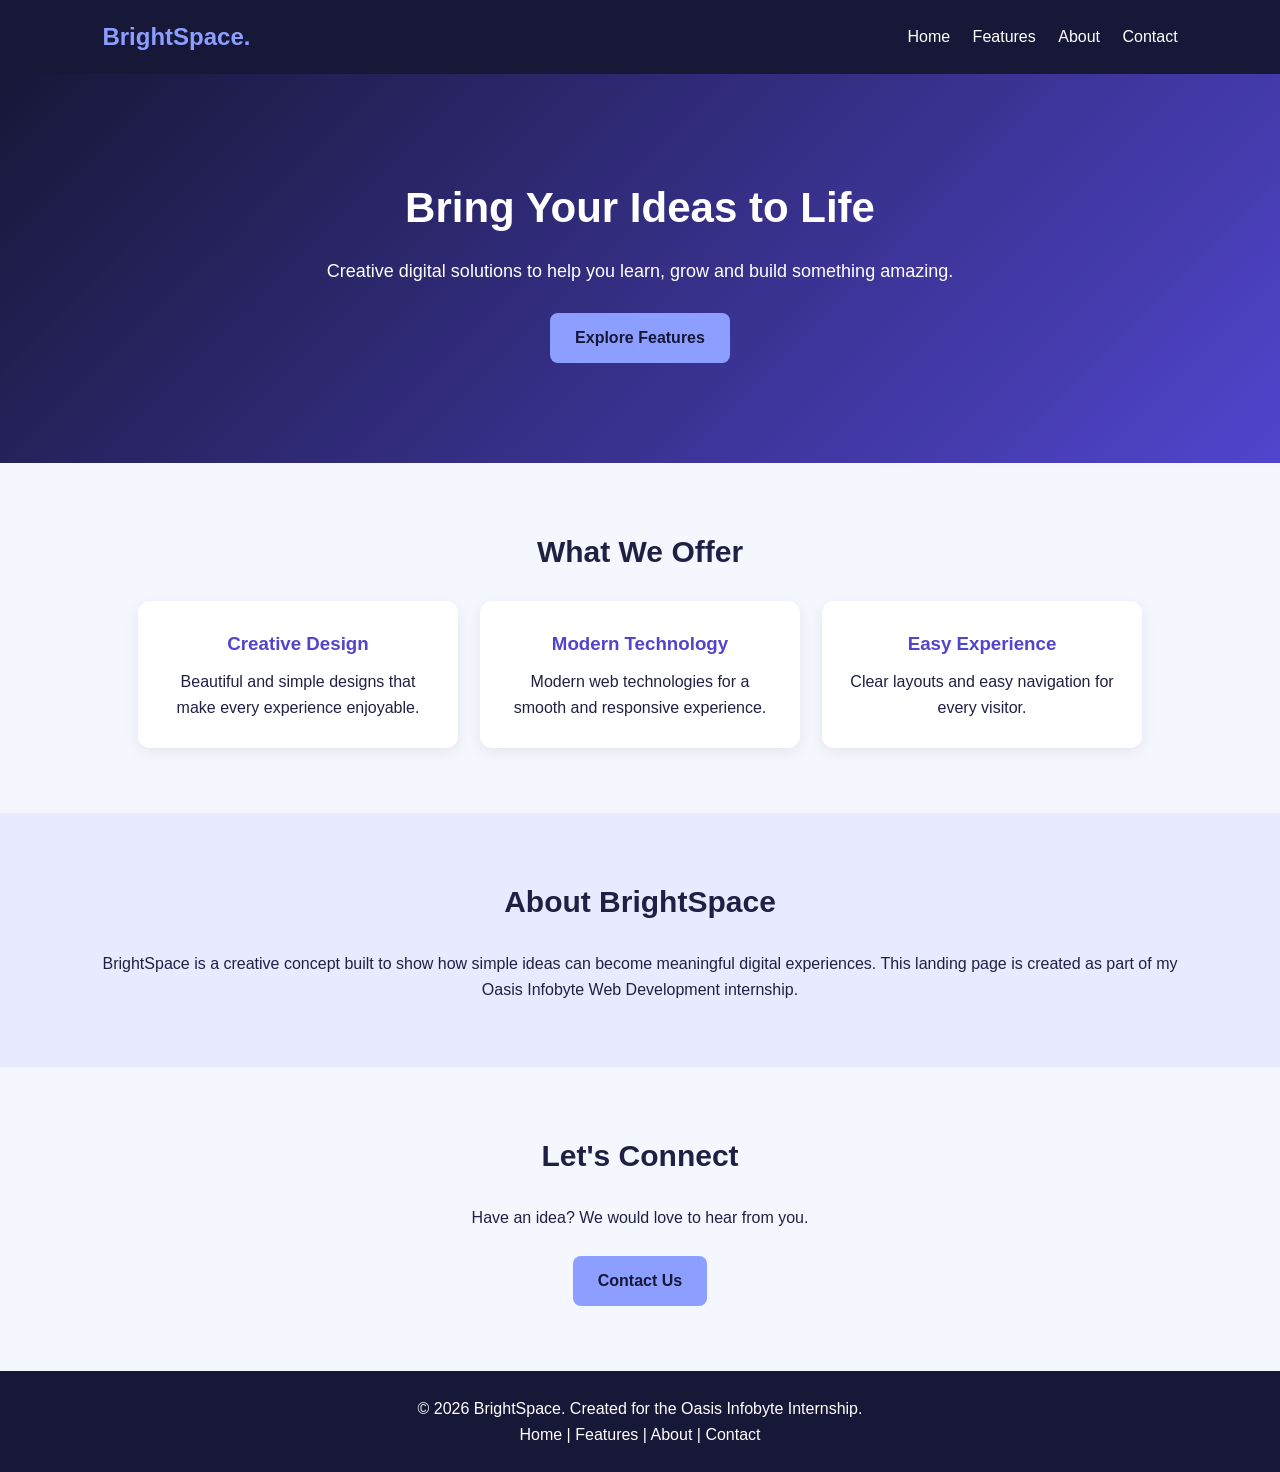
<file: WebDev-L1-LandingPage/index.html>
<!DOCTYPE html>
<html lang="en">
<head>
    <meta charset="UTF-8">
    <meta name="viewport" content="width=device-width, initial-scale=1.0">
    <title>BrightSpace | Creative Digital Solutions</title>
    <link rel="stylesheet" href="style.css">
</head>
<body>

    <nav>
        <h2>BrightSpace.</h2>
        <div>
            <a href="#home">Home</a>
            <a href="#features">Features</a>
            <a href="#about">About</a>
            <a href="#contact">Contact</a>
        </div>
    </nav>

    <header class="hero" id="home">
        <h1>Bring Your Ideas to Life</h1>
        <p>Creative digital solutions to help you learn, grow and build something amazing.</p>
        <a href="#features" class="btn">Explore Features</a>
    </header>

    <section id="features">
        <h2>What We Offer</h2>
        <div class="features">
            <div class="feature">
                <h3>Creative Design</h3>
                <p>Beautiful and simple designs that make every experience enjoyable.</p>
            </div>
            <div class="feature">
                <h3>Modern Technology</h3>
                <p>Modern web technologies for a smooth and responsive experience.</p>
            </div>
            <div class="feature">
                <h3>Easy Experience</h3>
                <p>Clear layouts and easy navigation for every visitor.</p>
            </div>
        </div>
    </section>

    <section class="about" id="about">
        <h2>About BrightSpace</h2>
        <p>BrightSpace is a creative concept built to show how simple ideas can become meaningful digital experiences. This landing page is created as part of my Oasis Infobyte Web Development internship.</p>
    </section>

    <section id="contact">
        <h2>Let's Connect</h2>
        <p>Have an idea? We would love to hear from you.</p>
        <br>
        <a href="mailto:hello@example.com" class="btn">Contact Us</a>
    </section>

    <footer>
        <p>&copy; 2026 BrightSpace. Created for the Oasis Infobyte Internship.</p>
        <p>Home | Features | About | Contact</p>
    </footer>

</body>
</html>
</file>
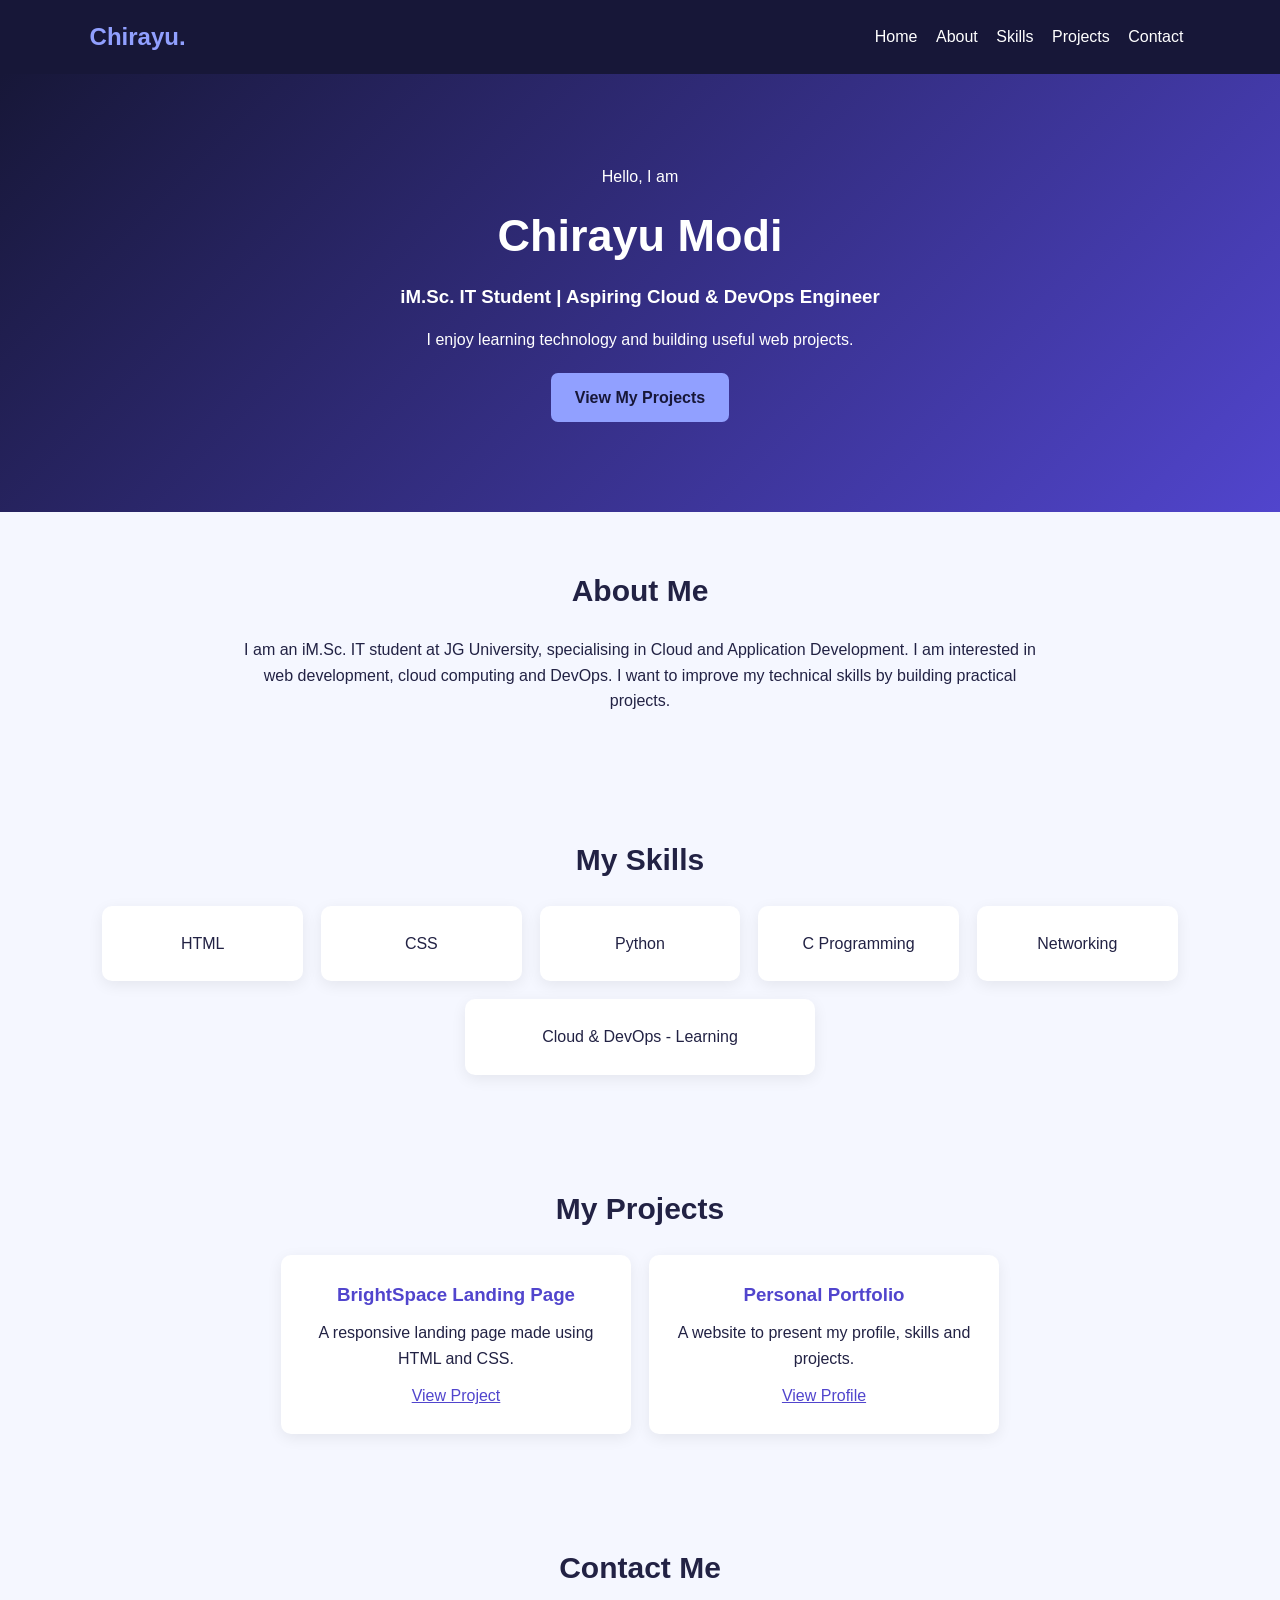
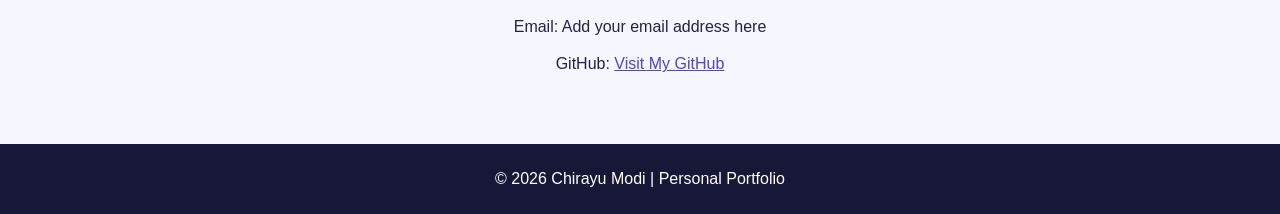
<file: WebDev-L1-PersonalPortfolio/index.html>
<!DOCTYPE html>
<html lang="en">
<head>
    <meta charset="UTF-8">
    <meta name="viewport" content="width=device-width, initial-scale=1.0">
    <title>Chirayu Modi | Portfolio</title>
    <link rel="stylesheet" href="style.css">
</head>
<body>

    <nav>
        <h2>Chirayu.</h2>
        <div>
            <a href="#home">Home</a>
            <a href="#about">About</a>
            <a href="#skills">Skills</a>
            <a href="#projects">Projects</a>
            <a href="#contact">Contact</a>
        </div>
    </nav>

    <header id="home" class="hero">
        <p>Hello, I am</p>
        <h1>Chirayu Modi</h1>
        <h3>iM.Sc. IT Student | Aspiring Cloud & DevOps Engineer</h3>
        <p>I enjoy learning technology and building useful web projects.</p>
        <a class="btn" href="#projects">View My Projects</a>
    </header>

    <section id="about">
        <h2>About Me</h2>
        <p>I am an iM.Sc. IT student at JG University, specialising in Cloud and Application Development. I am interested in web development, cloud computing and DevOps. I want to improve my technical skills by building practical projects.</p>
    </section>

    <section id="skills">
        <h2>My Skills</h2>
        <div class="cards">
            <div class="card">HTML</div>
            <div class="card">CSS</div>
            <div class="card">Python</div>
            <div class="card">C Programming</div>
            <div class="card">Networking</div>
            <div class="card">Cloud & DevOps - Learning</div>
        </div>
    </section>

    <section id="projects">
        <h2>My Projects</h2>
        <div class="cards">
            <div class="project">
                <h3>BrightSpace Landing Page</h3>
                <p>A responsive landing page made using HTML and CSS.</p>
                <a href="https://chirayumodi8-lgtm.github.io/OIBSIP/WebDev-L1-LandingPage/">View Project</a>
            </div>
            <div class="project">
                <h3>Personal Portfolio</h3>
                <p>A website to present my profile, skills and projects.</p>
                <a href="#home">View Profile</a>
            </div>
        </div>
    </section>

    <section id="contact">
        <h2>Contact Me</h2>
        <p>Email: Add your email address here</p>
        <p>GitHub: <a href="https://github.com/chirayumodi8-lgtm">Visit My GitHub</a></p>
    </section>

    <footer>
        <p>&copy; 2026 Chirayu Modi | Personal Portfolio</p>
    </footer>

</body>
</html>
</file>
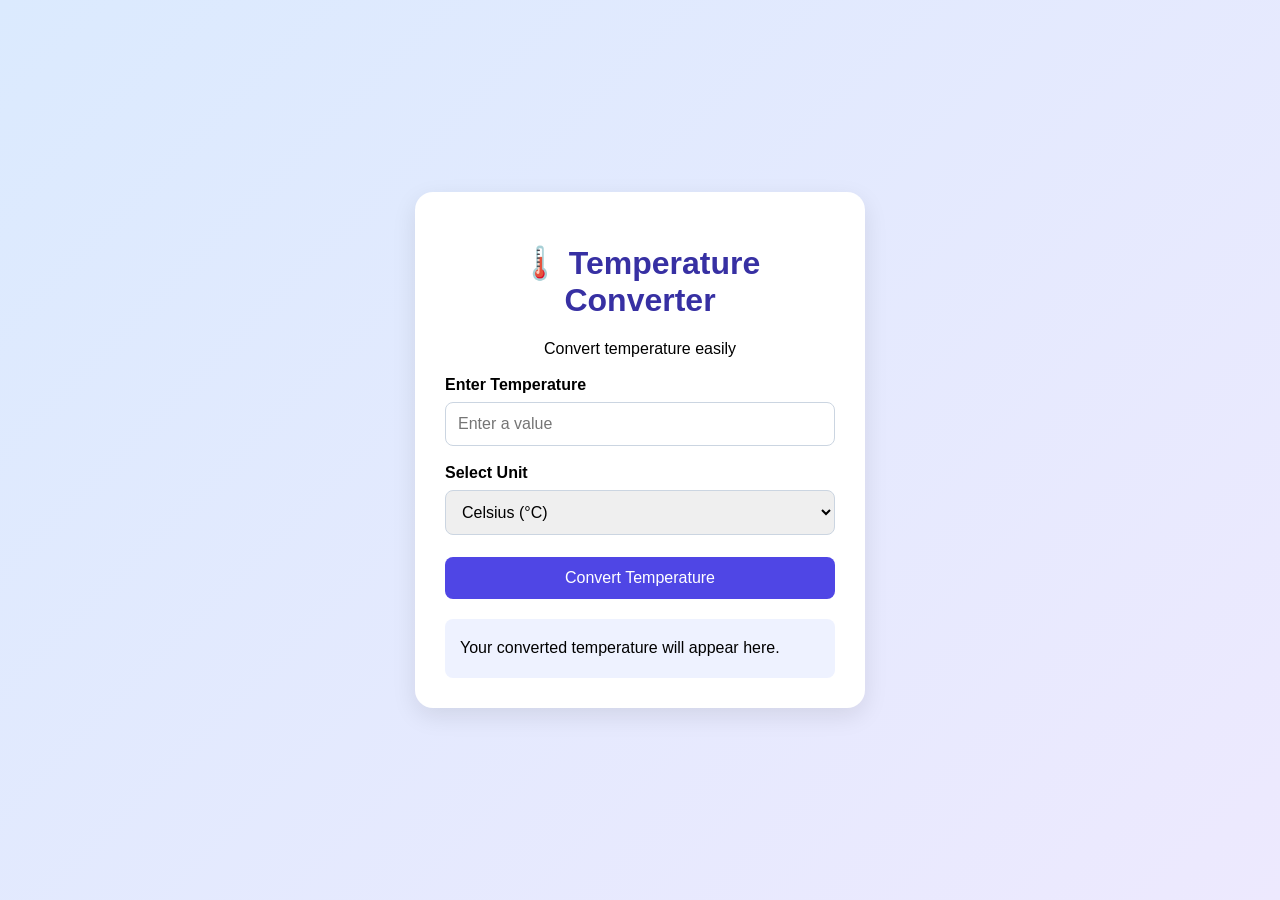
<file: WebDev-L1-TemperatureConverter/index.html>
<!DOCTYPE html>
<html lang="en">
<head>
    <meta charset="UTF-8">
    <meta name="viewport" content="width=device-width, initial-scale=1.0">
    <title>Temperature Converter</title>
    <style>
        * {
            box-sizing: border-box;
        }

        body {
            font-family: Arial, sans-serif;
            background: linear-gradient(135deg, #dbeafe, #ede9fe);
            margin: 0;
            min-height: 100vh;
            display: flex;
            justify-content: center;
            align-items: center;
            padding: 20px;
        }

        .container {
            background: white;
            width: 100%;
            max-width: 450px;
            padding: 30px;
            border-radius: 18px;
            box-shadow: 0 8px 25px #00000018;
        }

        h1 {
            text-align: center;
            color: #3730a3;
        }

        label {
            display: block;
            margin-top: 18px;
            font-weight: bold;
        }

        input, select, button {
            width: 100%;
            padding: 12px;
            margin-top: 8px;
            border: 1px solid #cbd5e1;
            border-radius: 8px;
            font-size: 16px;
        }

        button {
            background: #4f46e5;
            color: white;
            border: none;
            cursor: pointer;
            margin-top: 22px;
        }

        button:hover {
            background: #3730a3;
        }

        #result {
            background: #eef2ff;
            margin-top: 20px;
            padding: 15px;
            border-radius: 8px;
            line-height: 1.8;
            overflow-wrap: anywhere;
        }

        #error {
            color: #dc2626;
            margin-top: 12px;
        }
    </style>
</head>
<body>

<div class="container">
    <h1>🌡️ Temperature Converter</h1>
    <p style="text-align:center">Convert temperature easily</p>

    <label for="temperature">Enter Temperature</label>
    <input type="number" id="temperature" step="any"
           placeholder="Enter a value">

    <label for="unit">Select Unit</label>
    <select id="unit">
        <option value="C">Celsius (°C)</option>
        <option value="F">Fahrenheit (°F)</option>
        <option value="K">Kelvin (K)</option>
    </select>

    <button id="convert">Convert Temperature</button>

    <div id="error" role="alert"></div>
    <div id="result" aria-live="polite">
        Your converted temperature will appear here.
    </div>
</div>

<script>
    document.getElementById("convert").addEventListener("click", function () {
        const input = document.getElementById("temperature");
        const unit = document.getElementById("unit").value;
        const error = document.getElementById("error");
        const result = document.getElementById("result");

        error.textContent = "";
        result.textContent = "";

        if (input.value.trim() === "" || !Number.isFinite(Number(input.value))) {
            error.textContent = "Please enter a valid temperature.";
            return;
        }

        const value = Number(input.value);
        let celsius;

        if (unit === "C") {
            celsius = value;
        } else if (unit === "F") {
            celsius = (value - 32) * 5 / 9;
        } else {
            celsius = value - 273.15;
        }

        if (celsius < -273.15) {
            error.textContent = "Temperature cannot be below absolute zero.";
            return;
        }

        const fahrenheit = (celsius * 9 / 5) + 32;
        const kelvin = celsius + 273.15;

        result.innerHTML =
            "<strong>Celsius:</strong> " + celsius.toFixed(2) + " °C<br>" +
            "<strong>Fahrenheit:</strong> " + fahrenheit.toFixed(2) + " °F<br>" +
            "<strong>Kelvin:</strong> " + kelvin.toFixed(2) + " K";
    });
</script>

</body>
</html>
</file>
<file: WebDev-L1-LandingPage/style.css>
* {
    margin: 0;
    padding: 0;
    box-sizing: border-box;
}

html {
    scroll-behavior: smooth;
}

body {
    font-family: Arial, sans-serif;
    background: #f5f7ff;
    color: #202044;
    line-height: 1.6;
}

nav {
    background: #171738;
    color: white;
    padding: 18px 8%;
    display: flex;
    justify-content: space-between;
    align-items: center;
    flex-wrap: wrap;
    gap: 15px;
    position: sticky;
    top: 0;
}

nav h2 {
    color: #8c9eff;
}

nav a {
    color: white;
    text-decoration: none;
    margin-left: 18px;
}

nav a:hover {
    color: #8c9eff;
}

.hero {
    text-align: center;
    padding: 100px 20px;
    background: linear-gradient(135deg, #171738, #5145cd);
    color: white;
}

.hero h1 {
    font-size: 42px;
    margin-bottom: 15px;
}

.hero p {
    font-size: 18px;
    margin-bottom: 28px;
}

.btn {
    display: inline-block;
    background: #8c9eff;
    color: #171738;
    padding: 12px 25px;
    border-radius: 8px;
    text-decoration: none;
    font-weight: bold;
}

section {
    padding: 65px 8%;
    text-align: center;
}

section h2 {
    font-size: 30px;
    margin-bottom: 25px;
}

.features {
    display: flex;
    justify-content: center;
    flex-wrap: wrap;
    gap: 22px;
}

.feature {
    background: white;
    padding: 28px;
    border-radius: 12px;
    box-shadow: 0 4px 15px #00000012;
    flex: 1 1 220px;
    max-width: 320px;
}

.feature h3 {
    color: #5145cd;
    margin-bottom: 10px;
}

.about {
    background: #e8eaff;
}

footer {
    background: #171738;
    color: white;
    padding: 25px;
    text-align: center;
}

@media (max-width: 600px) {
    nav {
        justify-content: center;
        text-align: center;
    }

    nav a {
        margin: 0 7px;
    }

    .hero {
        padding: 70px 18px;
    }

    .hero h1 {
        font-size: 32px;
    }

    section {
        padding: 45px 18px;
    }
}
</file>
<file: WebDev-L1-PersonalPortfolio/style.css>
* {
    margin: 0;
    padding: 0;
    box-sizing: border-box;
}

html {
    scroll-behavior: smooth;
}

body {
    font-family: Arial, sans-serif;
    background: #f5f7ff;
    color: #222244;
    line-height: 1.6;
}

nav {
    background: #171738;
    color: white;
    padding: 18px 7%;
    display: flex;
    justify-content: space-between;
    align-items: center;
    flex-wrap: wrap;
    gap: 15px;
    position: sticky;
    top: 0;
}

nav h2 {
    color: #91a0ff;
}

nav a {
    color: white;
    text-decoration: none;
    margin: 0 7px;
}

nav a:hover {
    color: #91a0ff;
}

.hero {
    text-align: center;
    padding: 90px 20px;
    background: linear-gradient(135deg, #171738, #5145cd);
    color: white;
}

.hero h1 {
    font-size: 45px;
    margin: 10px 0;
}

.hero h3 {
    margin-bottom: 15px;
}

.btn {
    display: inline-block;
    margin-top: 20px;
    padding: 12px 24px;
    background: #91a0ff;
    color: #171738;
    text-decoration: none;
    border-radius: 7px;
    font-weight: bold;
}

section {
    padding: 55px 8%;
    text-align: center;
}

section h2 {
    margin-bottom: 22px;
    font-size: 30px;
}

section p {
    max-width: 800px;
    margin: 0 auto 12px;
}

.cards {
    display: flex;
    justify-content: center;
    flex-wrap: wrap;
    gap: 18px;
}

.card, .project {
    background: white;
    padding: 25px;
    border-radius: 10px;
    box-shadow: 0 4px 15px #00000012;
    flex: 1 1 200px;
    max-width: 350px;
}

.project h3 {
    color: #5145cd;
    margin-bottom: 10px;
}

.project a, #contact a {
    color: #5145cd;
}

footer {
    background: #171738;
    color: white;
    text-align: center;
    padding: 22px;
}

@media (max-width: 600px) {
    nav {
        justify-content: center;
        text-align: center;
    }

    nav a {
        display: inline-block;
        margin: 5px;
    }

    .hero h1 {
        font-size: 34px;
    }

    section {
        padding: 40px 18px;
    }
}
</file>
